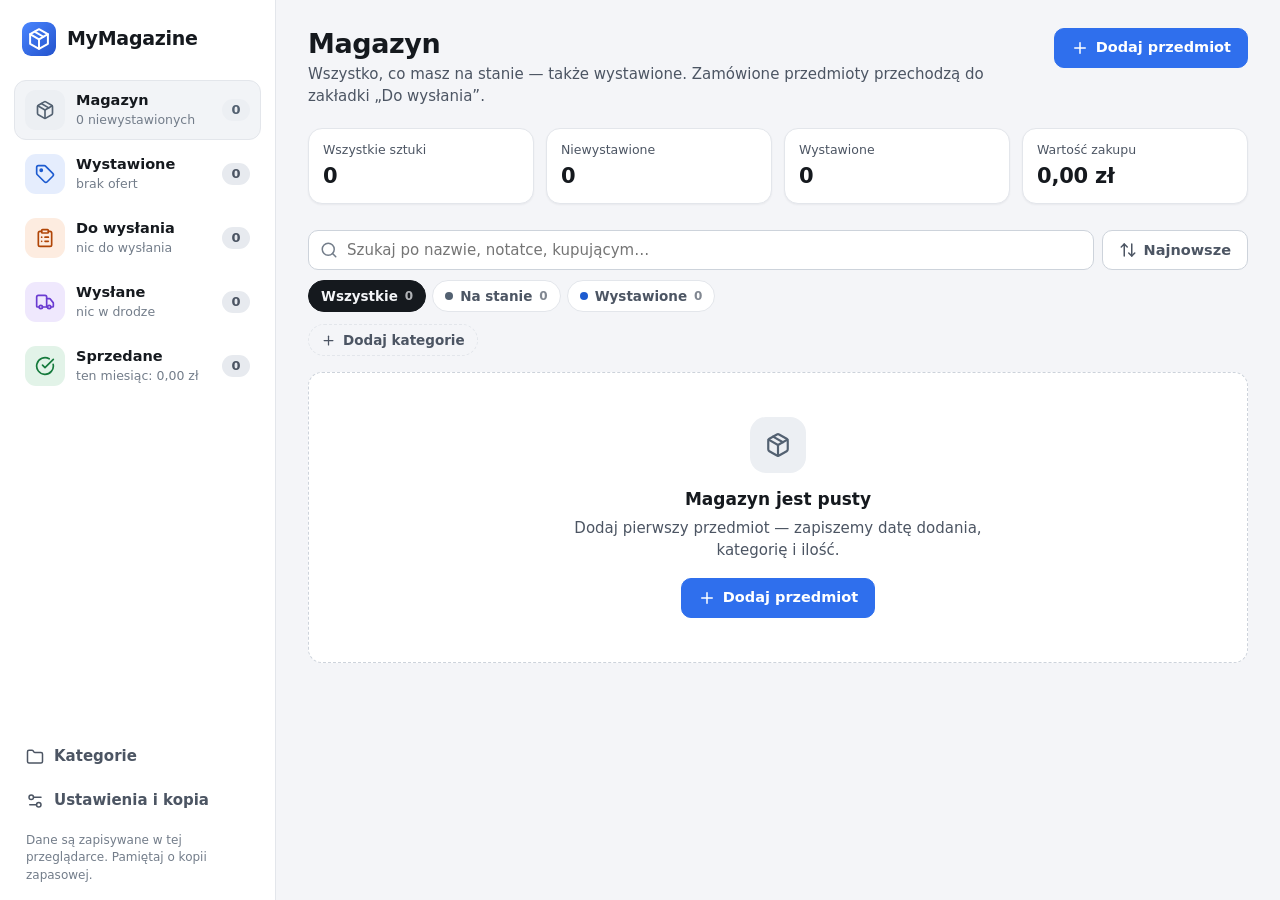
<file: index.html>
<!doctype html>
<html lang="pl">
<head>
  <meta charset="utf-8">
  <meta name="viewport" content="width=device-width, initial-scale=1, viewport-fit=cover">
  <title>MyMagazine</title>
  <meta name="description" content="MyMagazine — prosta ewidencja magazynu: stan, wystawione, do wysłania, wysłane i sprzedane przedmioty.">
  <meta name="theme-color" content="#f4f5f8" media="(prefers-color-scheme: light)">
  <meta name="theme-color" content="#0e1116" media="(prefers-color-scheme: dark)">
  <meta name="apple-mobile-web-app-capable" content="yes">
  <meta name="mobile-web-app-capable" content="yes">
  <meta name="apple-mobile-web-app-status-bar-style" content="default">
  <meta name="apple-mobile-web-app-title" content="MyMagazine">
  <link rel="manifest" href="manifest.webmanifest">
  <link rel="icon" href="icons/icon.svg" type="image/svg+xml">
  <link rel="icon" href="icons/icon-192.png" type="image/png" sizes="192x192">
  <link rel="apple-touch-icon" href="icons/apple-touch-icon.png">
  <link rel="stylesheet" href="styles.css">
</head>
<body>
  <div class="app">
    <aside class="sidebar" aria-label="Menu główne">
      <a class="brand" href="#magazyn">
        <img src="icons/icon.svg" alt="" width="34" height="34">
        <span>MyMagazine</span>
      </a>
      <nav class="nav" id="sideNav" aria-label="Sekcje"></nav>
      <div class="sidebar-foot">
        <button type="button" class="side-link" data-open="categories" data-icon="folder">Kategorie</button>
        <button type="button" class="side-link" data-open="settings" data-icon="settings">Ustawienia i kopia</button>
        <p class="storage-note">Dane są zapisywane w tej przeglądarce. Pamiętaj o kopii zapasowej.</p>
      </div>
    </aside>

    <main class="main" id="main">
      <header class="topbar">
        <img class="mobile-logo" src="icons/icon.svg" alt="" width="32" height="32">
        <div class="topbar-text">
          <h1 id="viewTitle">Magazyn</h1>
          <p id="viewDesc" class="view-desc"></p>
        </div>
        <div class="topbar-actions">
          <button type="button" class="btn primary" id="btnAdd" data-icon="plus">Dodaj przedmiot</button>
          <button type="button" class="btn" id="btnExport" data-icon="sheet" hidden><span class="lbl-long">Pobierz do Excela</span><span class="lbl-short">Excel</span></button>
          <button type="button" class="icon-btn mobile-only" data-open="settings" data-icon="settings" aria-label="Ustawienia"></button>
        </div>
      </header>

      <div class="inbox-banner" id="inboxBanner" hidden></div>

      <section class="stats" id="stats" aria-label="Podsumowanie"></section>

      <div class="toolbar" id="toolbar">
        <div class="toolbar-row">
          <label class="search">
            <span class="visually-hidden">Szukaj</span>
            <span data-icon="search"></span>
            <input id="search" type="search" placeholder="Szukaj po nazwie, notatce, kupującym…" autocomplete="off" enterkeyhint="search">
          </label>
          <label class="btn sort-btn" title="Sortowanie">
            <span data-icon="sort"></span>
            <span class="sort-label" id="sortLabel"></span>
            <select id="sort" aria-label="Sortowanie"></select>
          </label>
          <button type="button" class="btn select-btn" id="btnSelect" aria-pressed="false" data-icon="listChecks"><span>Zaznacz</span></button>
        </div>
        <div class="chips" id="statusChips" hidden></div>
        <div class="chips" id="catChips"></div>
      </div>

      <p class="result-info" id="resultInfo" aria-live="polite"></p>
      <section class="list" id="list"></section>
    </main>
  </div>

  <nav class="bottom-nav" id="bottomNav" aria-label="Sekcje"></nav>
  <button type="button" class="fab" id="fab" aria-label="Dodaj przedmiot" data-icon="plus"></button>
  <div class="bulkbar" id="bulkbar" hidden></div>
  <div class="menu-backdrop" id="menuBackdrop" hidden></div>
  <div class="menu" id="menu" role="menu" hidden></div>
  <div class="toasts" id="toasts" aria-live="polite"></div>
  <dialog id="dialog"></dialog>
  <dialog id="confirm" class="confirm"></dialog>

  <noscript><p style="padding:16px">MyMagazine wymaga włączonej obsługi JavaScript.</p></noscript>
  <script src="app.js"></script>
</body>
</html>
</file>
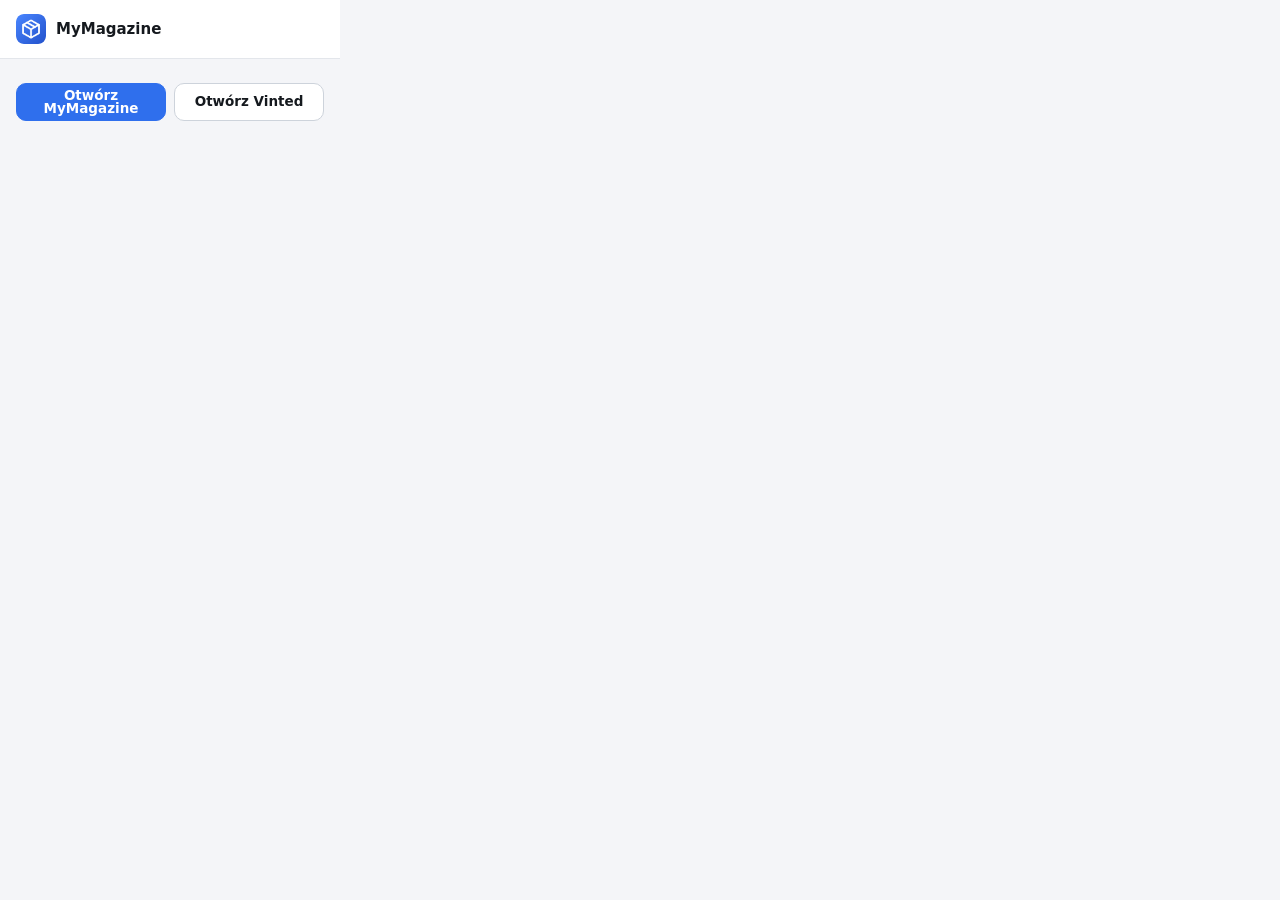
<file: extension/popup.html>
<!doctype html>
<html lang="pl">
<head>
  <meta charset="utf-8">
  <title>MyMagazine</title>
  <link rel="stylesheet" href="popup.css">
</head>
<body>
  <header>
    <img src="icons/icon-48.png" alt="" width="30" height="30">
    <div>
      <b>MyMagazine</b>
      <span id="sync" class="muted"></span>
    </div>
  </header>
  <main id="main"></main>
  <footer>
    <button type="button" class="b primary" id="openApp">Otwórz MyMagazine</button>
    <button type="button" class="b" id="openVinted">Otwórz Vinted</button>
  </footer>
  <script src="shared.js"></script>
  <script src="popup.js"></script>
</body>
</html>
</file>
<file: styles.css>
/* =========================================================
   MyMagazine — arkusz stylów
   Jeden układ dla komputera (menu boczne) i telefonu (dolny pasek).
   ========================================================= */

:root {
  color-scheme: light;
  --bg: #f4f5f8;
  --surface: #ffffff;
  --surface-2: #f2f4f7;
  --surface-3: #e7eaef;
  --border: #e3e6eb;
  --border-strong: #cdd3db;
  --text: #15191e;
  --text-2: #4c5563;
  --text-3: #737d8a;
  --accent: #2f6fed;
  --accent-hover: #2358cf;
  --accent-soft: #e9f0fe;
  --on-accent: #ffffff;
  --danger: #cf3434;
  --danger-soft: #fdeceb;
  --on-danger: #ffffff;
  --warn: #a95600;
  --ok: #15803d;
  --toast-bg: #1c2229;
  --toast-fg: #f2f4f7;
  --toast-link: #8db2ff;
  --backdrop: rgba(12, 16, 22, .45);

  --st-stock: #536171;   --st-stock-bg: #eceff3;
  --st-listed: #1d5bd0;  --st-listed-bg: #e5edfd;
  --st-toship: #b04506;  --st-toship-bg: #fdece0;
  --st-shipped: #6a3bd1; --st-shipped-bg: #efe8fd;
  --st-sold: #157a3c;    --st-sold-bg: #e2f3e8;

  --shadow-sm: 0 1px 2px rgba(16, 24, 40, .05);
  --shadow-md: 0 2px 6px rgba(16, 24, 40, .05), 0 8px 24px rgba(16, 24, 40, .06);
  --shadow-lg: 0 16px 48px rgba(16, 24, 40, .22);

  --radius: 14px;
  --radius-sm: 10px;
  --sidebar-w: 276px;
  --bnav-h: 62px;
  --safe-b: env(safe-area-inset-bottom, 0px);
  --font: system-ui, -apple-system, "Segoe UI", Roboto, "Helvetica Neue", Arial, sans-serif;
}

@media (prefers-color-scheme: dark) {
  :root:not([data-theme="light"]) {
    color-scheme: dark;
    --bg: #0e1116;
    --surface: #161a20;
    --surface-2: #1d222a;
    --surface-3: #272d36;
    --border: #272d36;
    --border-strong: #363d48;
    --text: #e9ecf1;
    --text-2: #a9b1bd;
    --text-3: #838c99;
    --accent: #6b98ff;
    --accent-hover: #86abff;
    --accent-soft: #1a2640;
    --on-accent: #0a1330;
    --danger: #ff7070;
    --danger-soft: #3a1c1e;
    --on-danger: #2a0b0b;
    --warn: #f3a64f;
    --ok: #57d18f;
    --toast-bg: #e9ecf1;
    --toast-fg: #14181d;
    --toast-link: #1f5ae0;
    --backdrop: rgba(0, 0, 0, .6);
    --st-stock: #a9b4c3;   --st-stock-bg: #232932;
    --st-listed: #86abff;  --st-listed-bg: #1a2744;
    --st-toship: #ffa56b;  --st-toship-bg: #3a2416;
    --st-shipped: #bea1ff; --st-shipped-bg: #2a2144;
    --st-sold: #63d597;    --st-sold-bg: #15321f;
    --shadow-sm: none;
    --shadow-md: 0 2px 10px rgba(0, 0, 0, .3);
    --shadow-lg: 0 16px 48px rgba(0, 0, 0, .55);
  }
}

:root[data-theme="dark"] {
  color-scheme: dark;
  --bg: #0e1116;
  --surface: #161a20;
  --surface-2: #1d222a;
  --surface-3: #272d36;
  --border: #272d36;
  --border-strong: #363d48;
  --text: #e9ecf1;
  --text-2: #a9b1bd;
  --text-3: #838c99;
  --accent: #6b98ff;
  --accent-hover: #86abff;
  --accent-soft: #1a2640;
  --on-accent: #0a1330;
  --danger: #ff7070;
  --danger-soft: #3a1c1e;
  --on-danger: #2a0b0b;
  --warn: #f3a64f;
  --ok: #57d18f;
  --toast-bg: #e9ecf1;
  --toast-fg: #14181d;
  --toast-link: #1f5ae0;
  --backdrop: rgba(0, 0, 0, .6);
  --st-stock: #a9b4c3;   --st-stock-bg: #232932;
  --st-listed: #86abff;  --st-listed-bg: #1a2744;
  --st-toship: #ffa56b;  --st-toship-bg: #3a2416;
  --st-shipped: #bea1ff; --st-shipped-bg: #2a2144;
  --st-sold: #63d597;    --st-sold-bg: #15321f;
  --shadow-sm: none;
  --shadow-md: 0 2px 10px rgba(0, 0, 0, .3);
  --shadow-lg: 0 16px 48px rgba(0, 0, 0, .55);
}

/* ---------- Podstawy ---------- */

*, *::before, *::after { box-sizing: border-box; }
[hidden] { display: none !important; }

html { -webkit-text-size-adjust: 100%; text-size-adjust: 100%; }

body {
  margin: 0;
  background: var(--bg);
  color: var(--text);
  font: 15px/1.45 var(--font);
  -webkit-font-smoothing: antialiased;
  -webkit-tap-highlight-color: transparent;
}

button, input, select, textarea { font: inherit; color: inherit; }
button { cursor: pointer; }
button:disabled { cursor: not-allowed; opacity: .5; }
a { color: var(--accent); }
h1, h2, h3 { text-wrap: balance; }

:focus-visible { outline: 2px solid var(--accent); outline-offset: 2px; }

.ic { width: 18px; height: 18px; flex: none; display: block; }
.muted { color: var(--text-3); }
.small { font-size: 13px; }
.visually-hidden {
  position: absolute !important; width: 1px; height: 1px; overflow: hidden;
  clip: rect(0 0 0 0); white-space: nowrap;
}

/* Kolory statusów (tony) */
.tone-stock   { --tone: var(--st-stock);   --tone-bg: var(--st-stock-bg); }
.tone-listed  { --tone: var(--st-listed);  --tone-bg: var(--st-listed-bg); }
.tone-toship  { --tone: var(--st-toship);  --tone-bg: var(--st-toship-bg); }
.tone-shipped { --tone: var(--st-shipped); --tone-bg: var(--st-shipped-bg); }
.tone-sold    { --tone: var(--st-sold);    --tone-bg: var(--st-sold-bg); }

/* ---------- Przyciski ---------- */

.btn {
  display: inline-flex; align-items: center; justify-content: center; gap: 7px;
  height: 40px; padding: 0 16px;
  border-radius: var(--radius-sm);
  border: 1px solid var(--border-strong);
  background: var(--surface);
  color: var(--text);
  font-weight: 600; font-size: 14.5px;
  white-space: nowrap;
  text-decoration: none;
  transition: background-color .15s, border-color .15s, color .15s;
}
.btn:hover:not(:disabled) { background: var(--surface-2); }
.btn.primary { background: var(--accent); border-color: var(--accent); color: var(--on-accent); }
.btn.primary:hover:not(:disabled) { background: var(--accent-hover); border-color: var(--accent-hover); }
.btn.danger { background: var(--danger); border-color: var(--danger); color: var(--on-danger); }
.btn.danger:hover:not(:disabled) { filter: brightness(.95); background: var(--danger); }
.btn.danger-ghost { color: var(--danger); }
.btn.danger-ghost:hover:not(:disabled) { background: var(--danger-soft); }
.btn.ghost { background: transparent; border-color: transparent; }
.btn.small { height: 34px; padding: 0 12px; font-size: 13.5px; gap: 6px; }
.btn.small .ic { width: 16px; height: 16px; }
.btn.act { background: var(--tone-bg); color: var(--tone); border-color: transparent; }
.btn.act:hover:not(:disabled) { background: color-mix(in srgb, var(--tone) 20%, var(--surface)); }

.icon-btn {
  width: 38px; height: 38px; flex: none;
  display: inline-grid; place-items: center;
  border-radius: 10px; border: 1px solid transparent;
  background: transparent; color: var(--text-2);
}
.icon-btn:hover { background: var(--surface-2); color: var(--text); }

.link {
  background: none; border: 0; padding: 0;
  color: var(--accent); font-weight: 600; text-decoration: underline; text-underline-offset: 2px;
}

/* ---------- Układ ---------- */

.app {
  display: grid;
  grid-template-columns: var(--sidebar-w) minmax(0, 1fr);
  min-height: 100vh;
  min-height: 100dvh;
}

.sidebar {
  position: sticky; top: 0;
  height: 100vh; height: 100dvh;
  overflow-y: auto;
  display: flex; flex-direction: column; gap: 18px;
  padding: 20px 14px 16px;
  background: var(--surface);
  border-right: 1px solid var(--border);
}

.brand {
  display: flex; align-items: center; gap: 11px;
  padding: 2px 8px 6px;
  color: var(--text); text-decoration: none;
  font-size: 19px; font-weight: 750; letter-spacing: -.015em;
}
.brand img { border-radius: 9px; }

.nav { display: flex; flex-direction: column; gap: 4px; }

.nav-tile {
  display: grid; grid-template-columns: 40px minmax(0, 1fr) auto;
  align-items: center; gap: 11px;
  padding: 9px 10px;
  border-radius: 12px; border: 1px solid transparent;
  color: var(--text); text-decoration: none;
  transition: background-color .15s;
}
.nav-tile:hover { background: var(--surface-2); }
.nav-tile.active { background: var(--surface-2); border-color: var(--border); }
.nav-ic {
  width: 40px; height: 40px; border-radius: 11px;
  display: grid; place-items: center;
  background: var(--tone-bg); color: var(--tone);
}
.nav-ic .ic { width: 20px; height: 20px; }
.nav-text { display: flex; flex-direction: column; min-width: 0; }
.nav-label { font-weight: 650; font-size: 14.5px; }
.nav-sub { font-size: 12.5px; color: var(--text-3); white-space: nowrap; overflow: hidden; text-overflow: ellipsis; }
.nav-sub.late { color: var(--danger); font-weight: 600; }
.nav-count {
  min-width: 28px; padding: 2px 8px; border-radius: 999px;
  background: var(--surface-3); color: var(--text-2);
  font-size: 13px; font-weight: 700; text-align: center;
  font-variant-numeric: tabular-nums;
}
.nav-tile.active .nav-count { background: var(--tone-bg); color: var(--tone); }
.nav-count.alert { background: var(--st-toship); color: var(--surface); }

.sidebar-foot { margin-top: auto; display: flex; flex-direction: column; gap: 2px; }
.side-link {
  display: flex; align-items: center; gap: 10px;
  width: 100%; padding: 10px 12px;
  border: 0; border-radius: 10px; background: none;
  color: var(--text-2); text-align: left; font-weight: 550;
}
.side-link:hover { background: var(--surface-2); color: var(--text); }
.storage-note { margin: 8px 12px 0; font-size: 12px; color: var(--text-3); }

.main {
  width: 100%; max-width: 1120px;
  margin: 0 auto;
  padding: 28px 32px 120px;
  min-width: 0;
}

.topbar { display: flex; align-items: flex-start; gap: 16px; margin-bottom: 20px; }
.topbar-text { flex: 1; min-width: 0; }
.topbar h1 { margin: 0; font-size: 27px; line-height: 1.2; letter-spacing: -.015em; }
.view-desc { margin: 4px 0 0; color: var(--text-2); }
.topbar-actions { display: flex; align-items: center; gap: 8px; }
.mobile-logo, .mobile-only { display: none; }

/* ---------- Importy z wtyczki Vinted ---------- */

.inbox-banner {
  display: flex; align-items: center; gap: 12px; flex-wrap: wrap;
  margin-bottom: 14px; padding: 12px 14px;
  background: var(--accent-soft); color: var(--text);
  border: 1px solid color-mix(in srgb, var(--accent) 35%, transparent);
  border-radius: var(--radius);
}
.inbox-banner .ic { color: var(--accent); }
.inbox-banner p { margin: 0; flex: 1; min-width: 180px; font-weight: 600; }

.imp-list { list-style: none; margin: 0; padding: 0; display: flex; flex-direction: column; gap: 10px; }
.imp {
  display: grid; grid-template-columns: 56px minmax(0, 1fr); gap: 12px;
  padding: 12px; border: 1px solid var(--border); border-radius: var(--radius-sm); background: var(--surface);
}
.imp-thumb {
  width: 56px; height: 56px; border-radius: 10px; object-fit: cover;
  background: var(--surface-2); display: grid; place-items: center; color: var(--text-3);
}
.imp h4 { margin: 0; font-size: 15px; overflow-wrap: anywhere; }
.imp-meta { margin: 3px 0 8px; font-size: 12.5px; color: var(--text-2); }
.imp-actions { display: flex; flex-wrap: wrap; gap: 6px; }
.imp-type { font-size: 11.5px; font-weight: 750; text-transform: uppercase; letter-spacing: .05em; color: var(--accent); }
.imp-type.order { color: var(--st-toship); }

.radio-list { display: flex; flex-direction: column; gap: 8px; margin-top: 14px; }
.radio-list label {
  display: flex; align-items: flex-start; gap: 10px; padding: 10px 12px;
  border: 1px solid var(--border); border-radius: var(--radius-sm); cursor: pointer;
}
.radio-list label:has(input:checked) { border-color: var(--accent); background: var(--accent-soft); }
.radio-list input { margin: 2px 0 0; accent-color: var(--accent); }
.radio-list small { display: block; color: var(--text-3); font-size: 12px; }

.tpl-list { display: flex; flex-direction: column; gap: 14px; }
.tpl { padding: 12px; border: 1px solid var(--border); border-radius: var(--radius-sm); display: flex; flex-direction: column; gap: 8px; }
.tpl-head { display: flex; gap: 8px; align-items: center; }
.tpl input, .tpl textarea, .msg-text {
  width: 100%; min-width: 0; padding: 9px 12px;
  border: 1px solid var(--border-strong); border-radius: var(--radius-sm); background: var(--surface); line-height: 1.4;
}
.tpl input { height: 40px; font-weight: 600; }
.tpl textarea, .msg-text { min-height: 84px; resize: vertical; }
.tpl input:focus, .tpl textarea:focus, .msg-text:focus { outline: none; border-color: var(--accent); box-shadow: 0 0 0 3px var(--accent-soft); }
.placeholders { display: flex; flex-wrap: wrap; gap: 6px; margin: 0 0 14px; }
.placeholders code {
  font-size: 12px; padding: 2px 7px; border-radius: 6px;
  background: var(--surface-2); border: 1px solid var(--border); color: var(--text-2);
}
.num-input {
  width: 96px; height: 40px; padding: 0 12px;
  border: 1px solid var(--border-strong); border-radius: var(--radius-sm); background: var(--surface);
}
.num-input:focus { outline: none; border-color: var(--accent); box-shadow: 0 0 0 3px var(--accent-soft); }
.ext-status { display: inline-flex; align-items: center; gap: 6px; font-weight: 650; font-size: 13.5px; }
.ext-status::before { content: ""; width: 8px; height: 8px; border-radius: 50%; background: var(--text-3); }
.ext-status.on { color: var(--ok); }
.ext-status.on::before { background: var(--ok); }
.steps { margin: 0 0 10px; padding-left: 20px; color: var(--text-2); font-size: 13.5px; }
.steps li { margin: 2px 0; }

/* ---------- Statystyki ---------- */

.stats {
  display: grid;
  grid-template-columns: repeat(auto-fit, minmax(160px, 1fr));
  gap: 12px;
  margin-bottom: 16px;
}
.stat {
  background: var(--surface);
  border: 1px solid var(--border);
  border-radius: var(--radius);
  padding: 12px 14px;
  box-shadow: var(--shadow-sm);
  min-width: 0;
}
.stat-label { font-size: 12.5px; color: var(--text-2); white-space: nowrap; overflow: hidden; text-overflow: ellipsis; }
.stat-value {
  margin-top: 2px;
  font-size: 21px; font-weight: 700; letter-spacing: -.01em;
  font-variant-numeric: tabular-nums;
  white-space: nowrap; overflow: hidden; text-overflow: ellipsis;
}
.stat-note { font-size: 11.5px; color: var(--text-3); margin-top: 1px; }
.stat.bad .stat-value { color: var(--danger); }
.stat.good .stat-value { color: var(--ok); }

/* ---------- Pasek narzędzi ---------- */

.toolbar {
  position: sticky; top: 0; z-index: 20;
  display: flex; flex-direction: column; gap: 10px;
  margin: 0 -4px 4px; padding: 10px 4px 10px;
  background: var(--bg);
}
.toolbar-row { display: flex; align-items: center; gap: 8px; }

.search { position: relative; flex: 1; min-width: 0; display: block; }
.search .ic { position: absolute; left: 12px; top: 50%; transform: translateY(-50%); color: var(--text-3); pointer-events: none; }
.search input {
  width: 100%; height: 40px;
  padding: 0 12px 0 38px;
  border: 1px solid var(--border-strong); border-radius: var(--radius-sm);
  background: var(--surface);
}
.search input:focus { outline: none; border-color: var(--accent); box-shadow: 0 0 0 3px var(--accent-soft); }

.sort-btn { position: relative; font-weight: 550; color: var(--text-2); }
.sort-btn select {
  position: absolute; inset: 0; width: 100%; height: 100%;
  opacity: 0; cursor: pointer; border: 0;
  font-size: 16px;
}
.sort-btn:focus-within { outline: 2px solid var(--accent); outline-offset: 2px; }
.select-btn { color: var(--text-2); font-weight: 550; }
.select-btn[aria-pressed="true"] { background: var(--accent-soft); border-color: var(--accent); color: var(--accent); }

.chips {
  display: flex; gap: 6px;
  overflow-x: auto; overscroll-behavior-x: contain;
  scrollbar-width: none;
  margin: 0 -4px; padding: 0 4px 2px;
}
.chips::-webkit-scrollbar { display: none; }
.chip {
  flex: none;
  display: inline-flex; align-items: center; gap: 7px;
  height: 32px; padding: 0 12px;
  border-radius: 999px;
  border: 1px solid var(--border);
  background: var(--surface);
  color: var(--text-2);
  font-size: 13.5px; font-weight: 550;
  white-space: nowrap;
}
.chip:hover { border-color: var(--border-strong); color: var(--text); }
.chip[aria-pressed="true"] { background: var(--text); border-color: var(--text); color: var(--bg); }
.chip .dot { width: 8px; height: 8px; border-radius: 50%; background: var(--tone, var(--text-3)); flex: none; }
.chip[aria-pressed="true"] .dot { box-shadow: 0 0 0 2px var(--bg); }
.chip .n { font-size: 12px; opacity: .7; font-variant-numeric: tabular-nums; }
.chip.ghost { border-style: dashed; background: transparent; }
.chip-select { position: relative; padding-right: 28px; cursor: pointer; }
.chip-select::after { content: "▾"; position: absolute; right: 11px; top: 50%; transform: translateY(-52%); font-size: 11px; pointer-events: none; }
.chip-select select {
  appearance: none; -webkit-appearance: none; border: 0; background: transparent; color: inherit;
  font: inherit; padding: 0; margin: 0; cursor: pointer; outline: none;
}
.chip-select select option { color: var(--text); background: var(--surface); }
.chip-select.on { background: var(--text); border-color: var(--text); color: var(--bg); }
.chip-select:focus-within { outline: 2px solid var(--accent); outline-offset: 2px; }
.lbl-short { display: none; }
.chip .ic { width: 15px; height: 15px; }

.result-info { margin: 2px 0 10px; font-size: 13.5px; color: var(--text-2); min-height: 0; }
.result-info:empty { display: none; }

/* ---------- Lista przedmiotów ---------- */

.list { display: flex; flex-direction: column; gap: 10px; }

.item {
  display: grid;
  grid-template-columns: minmax(0, 1fr) auto;
  gap: 8px 16px;
  padding: 14px 16px;
  background: var(--surface);
  border: 1px solid var(--border);
  border-radius: var(--radius);
  box-shadow: var(--shadow-sm);
  transition: border-color .15s, box-shadow .15s;
}
.item:hover { border-color: var(--border-strong); }
.item.is-late { border-left: 4px solid var(--danger); padding-left: 13px; }
.item.is-selected { border-color: var(--accent); box-shadow: 0 0 0 1px var(--accent); }

.item-check { display: none; align-items: flex-start; padding-top: 2px; }
.item-check input { width: 20px; height: 20px; accent-color: var(--accent); margin: 0; cursor: pointer; }
.list.selecting .item { grid-template-columns: auto minmax(0, 1fr) auto; }
.list.selecting .item-check { display: flex; }
.list.selecting .item-actions { display: none; }

.item-main { min-width: 0; cursor: pointer; border-radius: 6px; }
.item-title { display: flex; align-items: baseline; gap: 8px; flex-wrap: wrap; }
.item-title h3 { margin: 0; font-size: 16px; font-weight: 650; line-height: 1.3; overflow-wrap: anywhere; }
.qty {
  font-size: 12.5px; font-weight: 700; color: var(--text-2);
  background: var(--surface-3); border-radius: 6px; padding: 1px 7px;
  font-variant-numeric: tabular-nums;
}

.item-flags { display: flex; flex-wrap: wrap; align-items: center; gap: 6px; margin-top: 7px; }
.badge {
  display: inline-flex; align-items: center; gap: 5px;
  height: 22px; padding: 0 9px; border-radius: 999px;
  font-size: 12px; font-weight: 650;
  background: var(--tone-bg); color: var(--tone);
  white-space: nowrap;
}
.badge .ic { width: 13px; height: 13px; }
.vlink {
  display: inline-flex; align-items: center; gap: 4px;
  height: 22px; padding: 0 8px; border-radius: 999px;
  font-size: 12px; font-weight: 650; text-decoration: none;
  color: var(--accent); background: var(--accent-soft);
}
.vlink:hover { text-decoration: underline; }
.vlink .ic { width: 13px; height: 13px; }
.badge.warn { background: color-mix(in srgb, var(--warn) 14%, var(--surface)); color: var(--warn); }
.cat {
  display: inline-flex; align-items: center; gap: 5px;
  height: 22px; padding: 0 9px; border-radius: 999px;
  font-size: 12px; font-weight: 600;
  background: color-mix(in srgb, var(--c) 14%, var(--surface));
  color: color-mix(in srgb, var(--c) 72%, var(--text));
  white-space: nowrap; max-width: 100%; overflow: hidden; text-overflow: ellipsis;
}
.cat::before { content: ""; width: 7px; height: 7px; border-radius: 50%; background: var(--c); flex: none; }
.loc { display: inline-flex; align-items: center; gap: 4px; font-size: 12.5px; color: var(--text-2); }
.loc .ic { width: 14px; height: 14px; color: var(--text-3); }

.item-meta {
  display: flex; flex-wrap: wrap; gap: 3px 18px;
  margin: 8px 0 0; font-size: 13px;
}
.item-meta div { display: flex; gap: 5px; min-width: 0; }
.item-meta dt { color: var(--text-3); }
.item-meta dt::after { content: ":"; }
.item-meta dd { margin: 0; color: var(--text-2); font-weight: 550; overflow-wrap: anywhere; }
.item-meta .late dd { color: var(--danger); font-weight: 700; }
.item-meta .soon dd { color: var(--warn); font-weight: 700; }
.item-meta .pos dd { color: var(--ok); font-weight: 700; }
.item-meta .neg dd { color: var(--danger); font-weight: 700; }
.item-meta .mono dd { font-family: ui-monospace, SFMono-Regular, Menlo, Consolas, monospace; font-size: 12.5px; }

.item-notes {
  margin: 8px 0 0; font-size: 13px; color: var(--text-2);
  white-space: pre-line; overflow-wrap: anywhere;
  display: -webkit-box; -webkit-line-clamp: 2; line-clamp: 2; -webkit-box-orient: vertical; overflow: hidden;
}

.item-side { display: flex; flex-direction: column; align-items: flex-end; justify-content: space-between; gap: 10px; }
.price { text-align: right; line-height: 1.2; }
.price strong { display: block; font-size: 17px; font-weight: 700; font-variant-numeric: tabular-nums; white-space: nowrap; }
.price span { font-size: 12px; color: var(--text-3); white-space: nowrap; }
.item-actions { display: flex; align-items: center; gap: 4px; }

/* ---------- Pusty stan ---------- */

.empty {
  text-align: center;
  padding: 44px 20px;
  background: var(--surface);
  border: 1px dashed var(--border-strong);
  border-radius: var(--radius);
  color: var(--text-2);
}
.empty-ic {
  width: 56px; height: 56px; margin: 0 auto 14px;
  display: grid; place-items: center;
  border-radius: 16px; background: var(--tone-bg, var(--surface-2)); color: var(--tone, var(--text-3));
}
.empty-ic .ic { width: 26px; height: 26px; }
.empty h3 { margin: 0 0 6px; color: var(--text); font-size: 17px; }
.empty p { margin: 0 auto 16px; max-width: 420px; }
.empty p:last-child { margin-bottom: 0; }

/* ---------- Dolna nawigacja, FAB, pasek zaznaczenia ---------- */

.bottom-nav { display: none; }
.fab { display: none; }

.bulkbar {
  position: fixed; z-index: 40;
  bottom: 20px; left: var(--sidebar-w); right: 0;
  width: max-content; margin-inline: auto;
  display: flex; align-items: center; gap: 6px; flex-wrap: wrap;
  max-width: calc(100vw - var(--sidebar-w) - 32px);
  padding: 8px 8px 8px 16px;
  background: var(--surface);
  border: 1px solid var(--border);
  border-radius: 16px;
  box-shadow: var(--shadow-lg);
}
.bulk-count { font-size: 14px; color: var(--text-2); margin-right: 4px; white-space: nowrap; }
.bulk-count b { color: var(--text); }

/* ---------- Menu kontekstowe ---------- */

.menu-backdrop { position: fixed; inset: 0; z-index: 60; }
.menu {
  position: fixed; z-index: 61;
  min-width: 232px; max-width: calc(100vw - 16px);
  padding: 6px;
  background: var(--surface);
  border: 1px solid var(--border);
  border-radius: 12px;
  box-shadow: var(--shadow-lg);
}
.menu-title { display: none; }
.menu button {
  display: flex; align-items: center; gap: 10px;
  width: 100%; padding: 9px 10px;
  border: 0; border-radius: 8px; background: none;
  text-align: left; font-size: 14.5px;
}
.menu button .ic { color: var(--text-3); }
.menu button:hover, .menu button:focus-visible { background: var(--surface-2); outline: none; }
.menu button.danger, .menu button.danger .ic { color: var(--danger); }
.menu hr { border: 0; border-top: 1px solid var(--border); margin: 5px 4px; }

/* ---------- Powiadomienia ---------- */

.toasts {
  position: fixed; z-index: 80;
  left: 50%; bottom: 24px; transform: translateX(-50%);
  display: flex; flex-direction: column; align-items: center; gap: 8px;
  width: max-content; max-width: calc(100vw - 32px);
  pointer-events: none;
}
.toast {
  pointer-events: auto;
  display: flex; align-items: center; gap: 14px;
  padding: 10px 10px 10px 16px;
  background: var(--toast-bg); color: var(--toast-fg);
  border-radius: 12px; box-shadow: var(--shadow-lg);
  font-size: 14px;
  animation: toast-in .18s ease-out;
}
body.is-selecting .toasts { bottom: 88px; }
.toast.error { background: var(--danger); color: var(--on-danger); }
.toast.out { opacity: 0; transform: translateY(6px); transition: opacity .18s, transform .18s; }
.toast button {
  background: none; border: 0; padding: 6px 8px; border-radius: 8px;
  color: var(--toast-link); font-weight: 700;
}
.toast span { padding: 4px 0; }
@keyframes toast-in { from { opacity: 0; transform: translateY(8px); } }

/* ---------- Okna dialogowe ---------- */

dialog {
  width: min(580px, calc(100vw - 32px));
  max-height: calc(100dvh - 48px);
  padding: 0;
  border: 1px solid var(--border);
  border-radius: 18px;
  background: var(--surface);
  color: var(--text);
  box-shadow: var(--shadow-lg);
  overflow: hidden;
}
dialog[open] { animation: dlg-in .18s ease-out; }
dialog::backdrop { background: var(--backdrop); }
dialog.confirm { width: min(420px, calc(100vw - 32px)); }
@keyframes dlg-in { from { opacity: 0; transform: translateY(8px) scale(.985); } }

.dlg-form { display: flex; flex-direction: column; max-height: calc(100dvh - 50px); }
.dlg-head { display: flex; align-items: center; justify-content: space-between; gap: 12px; padding: 16px 16px 6px 22px; }
.dlg-head h2 { margin: 0; font-size: 19px; letter-spacing: -.01em; }
.dlg-body { padding: 8px 22px 18px; overflow-y: auto; overscroll-behavior: contain; }
.dlg-foot {
  display: flex; justify-content: flex-end; align-items: center; gap: 8px; flex-wrap: wrap;
  padding: 12px 22px 16px;
  border-top: 1px solid var(--border);
  background: var(--surface);
}
/* Główny przycisk jest pierwszy w DOM (Enter w polu = „Zapisz”), ale wizualnie po prawej */
.dlg-foot .spacer { flex: 1; order: 2; }
.dlg-foot .f-cancel { order: 3; }
.dlg-foot .f-submit { order: 4; }
.dlg-lead { margin: 0 0 14px; font-weight: 650; font-size: 15.5px; }
.dlg-lead .muted { font-weight: 500; }
.confirm .dlg-body { padding-top: 20px; }
.confirm h2 { margin: 0 0 8px; font-size: 18px; }
.confirm p { margin: 0; color: var(--text-2); }

/* ---------- Formularze ---------- */

.form-grid { display: grid; grid-template-columns: repeat(2, minmax(0, 1fr)); gap: 12px 14px; }
.field { display: flex; flex-direction: column; gap: 5px; min-width: 0; }
.field.full { grid-column: 1 / -1; }
.field > label { font-size: 13px; font-weight: 650; color: var(--text-2); }
.field .req { color: var(--danger); }
.field input, .field select, .field textarea {
  width: 100%; min-width: 0; height: 42px;
  padding: 0 12px;
  border: 1px solid var(--border-strong);
  border-radius: var(--radius-sm);
  background: var(--surface);
}
.field input[type="date"] { padding-right: 8px; }
.field textarea { height: auto; min-height: 76px; padding: 10px 12px; resize: vertical; line-height: 1.4; }
.field input:focus, .field select:focus, .field textarea:focus {
  outline: none; border-color: var(--accent); box-shadow: 0 0 0 3px var(--accent-soft);
}
.field .hint { font-size: 12px; color: var(--text-3); }
.field select + input { margin-top: 6px; }
.affix { position: relative; }
.affix input { padding-right: 38px; }
.affix span { position: absolute; right: 12px; top: 50%; transform: translateY(-50%); color: var(--text-3); font-size: 14px; pointer-events: none; }

fieldset.section { border: 0; padding: 0; margin: 20px 0 0; min-width: 0; }
fieldset.section legend {
  padding: 0; margin-bottom: 10px;
  font-size: 12px; font-weight: 750; letter-spacing: .06em; text-transform: uppercase;
  color: var(--text-3);
}

/* Spis partii */
.section-note { margin: -4px 0 12px; }
.spis-list { display: flex; flex-direction: column; gap: 8px; }
.spis-list:empty { display: none; }
.spis-row { display: grid; grid-template-columns: minmax(0, 1fr) 124px auto; gap: 8px; align-items: center; }
.spis-row input {
  width: 100%; min-width: 0; height: 40px; padding: 0 12px;
  border: 1px solid var(--border-strong); border-radius: var(--radius-sm); background: var(--surface);
}
.spis-row .affix input { padding-right: 32px; }
.spis-row input:focus { outline: none; border-color: var(--accent); box-shadow: 0 0 0 3px var(--accent-soft); }
.spis-foot { display: flex; align-items: center; flex-wrap: wrap; gap: 8px 12px; margin-top: 10px; }

.check-row {
  display: flex; align-items: center; gap: 10px;
  margin-top: 16px; padding: 12px 14px;
  border-radius: var(--radius-sm);
  background: var(--surface-2);
  font-weight: 600; cursor: pointer;
}
.check-row input { width: 18px; height: 18px; margin: 0; accent-color: var(--accent); }

/* ---------- Ustawienia i kategorie ---------- */

.set-section { padding: 14px 0; border-top: 1px solid var(--border); }
.set-section:first-child { border-top: 0; padding-top: 4px; }
.set-section h3 { margin: 0 0 4px; font-size: 15px; }
.set-section p { margin: 0 0 10px; color: var(--text-2); font-size: 13.5px; }
.set-actions { display: flex; flex-wrap: wrap; gap: 8px; }

.segmented { display: inline-flex; padding: 3px; gap: 2px; border-radius: 11px; background: var(--surface-2); border: 1px solid var(--border); }
.segmented button { border: 0; background: none; padding: 7px 14px; border-radius: 8px; font-weight: 600; font-size: 13.5px; color: var(--text-2); }
.segmented button[aria-pressed="true"] { background: var(--surface); color: var(--text); box-shadow: var(--shadow-md); }

.cat-list { list-style: none; margin: 0 0 14px; padding: 0; display: flex; flex-direction: column; gap: 8px; }
.cat-list li { display: flex; align-items: center; gap: 10px; }
.cat-list input[type="text"] {
  flex: 1; min-width: 0; height: 40px; padding: 0 12px;
  border: 1px solid var(--border-strong); border-radius: var(--radius-sm); background: var(--surface);
}
.cat-list input[type="text"]:focus { outline: none; border-color: var(--accent); box-shadow: 0 0 0 3px var(--accent-soft); }
.cat-list .count { font-size: 12.5px; color: var(--text-3); min-width: 48px; text-align: right; white-space: nowrap; }
.swatch {
  width: 30px; height: 30px; flex: none;
  border-radius: 50%; border: 3px solid var(--surface); background: var(--c);
  box-shadow: 0 0 0 1px var(--border-strong);
}
.cat-add { display: flex; gap: 8px; }
.cat-add input {
  flex: 1; min-width: 0; height: 40px; padding: 0 12px;
  border: 1px solid var(--border-strong); border-radius: var(--radius-sm); background: var(--surface);
}
.cat-add input:focus { outline: none; border-color: var(--accent); box-shadow: 0 0 0 3px var(--accent-soft); }

/* =========================================================
   Tablet i telefon
   ========================================================= */

@media (max-width: 899px) {
  .app { grid-template-columns: minmax(0, 1fr); }
  .sidebar { display: none; }
  .main { padding: 14px 16px calc(var(--bnav-h) + var(--safe-b) + 96px); }

  .topbar { align-items: center; gap: 12px; margin-bottom: 14px; }
  .mobile-logo { display: block; border-radius: 9px; flex: none; }
  .mobile-only { display: inline-grid; }
  .topbar h1 { font-size: 22px; }
  .view-desc { font-size: 13px; margin-top: 1px; display: -webkit-box; -webkit-line-clamp: 2; line-clamp: 2; -webkit-box-orient: vertical; overflow: hidden; }
  #btnAdd { display: none; }
  #btnExport { height: 36px; padding: 0 12px; }

  input, select, textarea { font-size: 16px !important; } /* iOS nie powiększa wtedy ekranu */

  .bottom-nav {
    display: grid; grid-template-columns: repeat(5, minmax(0, 1fr));
    position: fixed; left: 0; right: 0; bottom: 0; z-index: 30;
    padding-bottom: var(--safe-b);
    background: color-mix(in srgb, var(--surface) 94%, transparent);
    -webkit-backdrop-filter: blur(12px); backdrop-filter: blur(12px);
    border-top: 1px solid var(--border);
  }
  .bnav-item {
    position: relative;
    display: flex; flex-direction: column; align-items: center; justify-content: center; gap: 3px;
    height: var(--bnav-h); padding: 0 2px;
    color: var(--text-3); text-decoration: none;
    font-size: 10.5px; font-weight: 650; letter-spacing: -.01em;
  }
  .bnav-item .ic { width: 23px; height: 23px; }
  .bnav-ic { position: relative; display: grid; place-items: center; width: 52px; height: 30px; border-radius: 15px; }
  .bnav-item.active { color: var(--text); }
  .bnav-item.active .bnav-ic { background: var(--tone-bg); color: var(--tone); }
  .bnav-label { max-width: 100%; white-space: nowrap; overflow: hidden; text-overflow: ellipsis; }
  .bnav-badge {
    position: absolute; top: -4px; left: calc(50% + 8px);
    min-width: 18px; height: 18px; padding: 0 5px;
    border-radius: 9px; border: 2px solid var(--surface);
    background: var(--surface-3); color: var(--text-2);
    font-size: 10.5px; font-weight: 750; line-height: 14px; text-align: center;
    box-sizing: border-box;
  }
  .bnav-badge.alert { background: var(--st-toship); color: var(--surface); }

  .fab {
    display: grid; place-items: center;
    position: fixed; z-index: 25;
    right: 16px; bottom: calc(var(--bnav-h) + var(--safe-b) + 16px);
    width: 58px; height: 58px;
    border: 0; border-radius: 18px;
    background: var(--accent); color: var(--on-accent);
    box-shadow: 0 8px 24px color-mix(in srgb, var(--accent) 45%, transparent);
  }
  .fab .ic { width: 26px; height: 26px; }

  .bulkbar {
    left: 8px; right: 8px; width: auto; max-width: none;
    bottom: calc(var(--bnav-h) + var(--safe-b) + 8px);
    padding: 8px 8px 8px 14px;
  }
  .bulk-count { flex: 1; }

  .toasts { bottom: calc(var(--bnav-h) + var(--safe-b) + 14px); }
  body.is-selecting .toasts { bottom: calc(var(--bnav-h) + var(--safe-b) + 116px); }
}

@media (max-width: 640px) {
  .stats { grid-template-columns: repeat(2, minmax(0, 1fr)); gap: 8px; margin-bottom: 10px; }
  .stat { padding: 10px 12px; border-radius: 12px; }
  .stat-value { font-size: 18px; }
  .stat:last-child:nth-child(odd) { grid-column: 1 / -1; }
  .view-desc { display: none; }
  #btnExport .lbl-long { display: none; }
  #btnExport .lbl-short { display: inline; }

  .toolbar { gap: 8px; padding: 8px 4px; }
  .sort-btn { width: 40px; padding: 0; }
  .sort-label { display: none; }
  .select-btn { width: 40px; padding: 0; }
  .select-btn span { display: none; }

  .item { grid-template-columns: minmax(0, 1fr); padding: 13px 14px; gap: 10px; }
  .item.is-late { padding-left: 11px; }
  .list.selecting .item { grid-template-columns: auto minmax(0, 1fr); }
  .item-side {
    grid-column: 1 / -1;
    flex-direction: row; align-items: center;
    padding-top: 10px; border-top: 1px solid var(--border);
  }
  .list.selecting .item-side { grid-column: 2; border-top: 0; padding-top: 0; }
  .price { text-align: left; flex: 1 1 auto; min-width: 0; }
  .price strong { display: inline; margin-right: 6px; }
  .price span { white-space: normal; }
  .item-actions { flex: none; }

  dialog {
    width: 100%; max-width: 100%;
    margin: auto 0 0;
    border-radius: 20px 20px 0 0;
    border-bottom: 0;
    max-height: 94dvh;
  }
  dialog[open] { animation: sheet-in .22s cubic-bezier(.2, .8, .3, 1); }
  dialog.confirm { width: 100%; }
  .dlg-form { max-height: 94dvh; }
  .dlg-head { padding: 14px 12px 4px 18px; }
  .dlg-body { padding: 6px 18px 18px; }
  .dlg-foot { padding: 10px 18px calc(12px + var(--safe-b)); }
  .dlg-foot .btn { flex: 1 1 auto; }
  .dlg-foot .spacer { display: none; }

  .menu-backdrop { background: var(--backdrop); }
  .menu {
    left: 0 !important; right: 0 !important; top: auto !important; bottom: 0;
    min-width: 0; max-width: none;
    padding: 8px 10px calc(10px + var(--safe-b));
    border-radius: 20px 20px 0 0; border-bottom: 0;
    animation: sheet-in .22s cubic-bezier(.2, .8, .3, 1);
  }
  .menu-title {
    display: block; padding: 8px 12px 10px;
    font-weight: 700; font-size: 15px;
    white-space: nowrap; overflow: hidden; text-overflow: ellipsis;
    border-bottom: 1px solid var(--border); margin-bottom: 6px;
  }
  .menu button { padding: 13px 12px; font-size: 16px; }

  .cat-list .count { display: none; }
}

@keyframes sheet-in { from { transform: translateY(40px); opacity: .6; } }

@media (max-width: 380px) {
  .form-grid { grid-template-columns: minmax(0, 1fr); }
  .spis-row { grid-template-columns: minmax(0, 1fr) 100px auto; gap: 6px; }
  .bnav-item { font-size: 10px; letter-spacing: -.02em; }
}

@media (hover: none) {
  .item:hover { border-color: var(--border); }
  .item.is-selected:hover { border-color: var(--accent); }
}

@media (prefers-reduced-motion: reduce) {
  *, *::before, *::after { animation: none !important; transition: none !important; }
}

@media print {
  .sidebar, .bottom-nav, .fab, .toolbar, .topbar-actions, .item-actions, .bulkbar { display: none !important; }
  .app { display: block; }
  .item { break-inside: avoid; box-shadow: none; }
}
</file>
<file: extension/popup.css>
:root { color-scheme: light; }
* { box-sizing: border-box; }
body { width: 340px; margin: 0; font: 14px/1.4 system-ui, -apple-system, "Segoe UI", Roboto, Arial, sans-serif; color: #15191e; background: #f4f5f8; }
header { display: flex; align-items: center; gap: 10px; padding: 14px 16px; background: #fff; border-bottom: 1px solid #e3e6eb; }
header img { border-radius: 8px; }
header b { display: block; font-size: 15px; }
.muted { color: #6b7480; font-size: 12.5px; }
main { padding: 12px 16px; display: flex; flex-direction: column; gap: 10px; }
.tiles { display: grid; grid-template-columns: 1fr 1fr; gap: 8px; }
.tile { padding: 8px 10px; background: #fff; border: 1px solid #e3e6eb; border-radius: 10px; }
.tile b { display: block; font-size: 19px; }
.tile.alert b { color: #c2410c; }
.h { margin: 4px 0 0; font-size: 11.5px; font-weight: 750; letter-spacing: .06em; text-transform: uppercase; color: #7a8491; }
ul { margin: 0; padding: 0; list-style: none; display: flex; flex-direction: column; gap: 6px; }
li { padding: 8px 10px; background: #fff; border: 1px solid #e3e6eb; border-radius: 10px; font-size: 13px; }
li b { display: block; }
li.late { border-color: #f3b4b4; }
li.late span { color: #b91c1c; font-weight: 650; }
.box { padding: 10px 12px; border-radius: 10px; background: #fdf1e3; color: #7a3d00; font-size: 13px; }
footer { display: flex; gap: 8px; padding: 0 16px 16px; }
.b { flex: 1; height: 38px; border: 1px solid #cdd3db; border-radius: 10px; background: #fff; font: 600 13.5px/1 system-ui, -apple-system, "Segoe UI", Roboto, Arial, sans-serif; color: #15191e; cursor: pointer; }
.b:hover { background: #f2f4f7; }
.b.primary { background: #2f6fed; border-color: #2f6fed; color: #fff; }
.b.primary:hover { background: #2358cf; }
</file>
